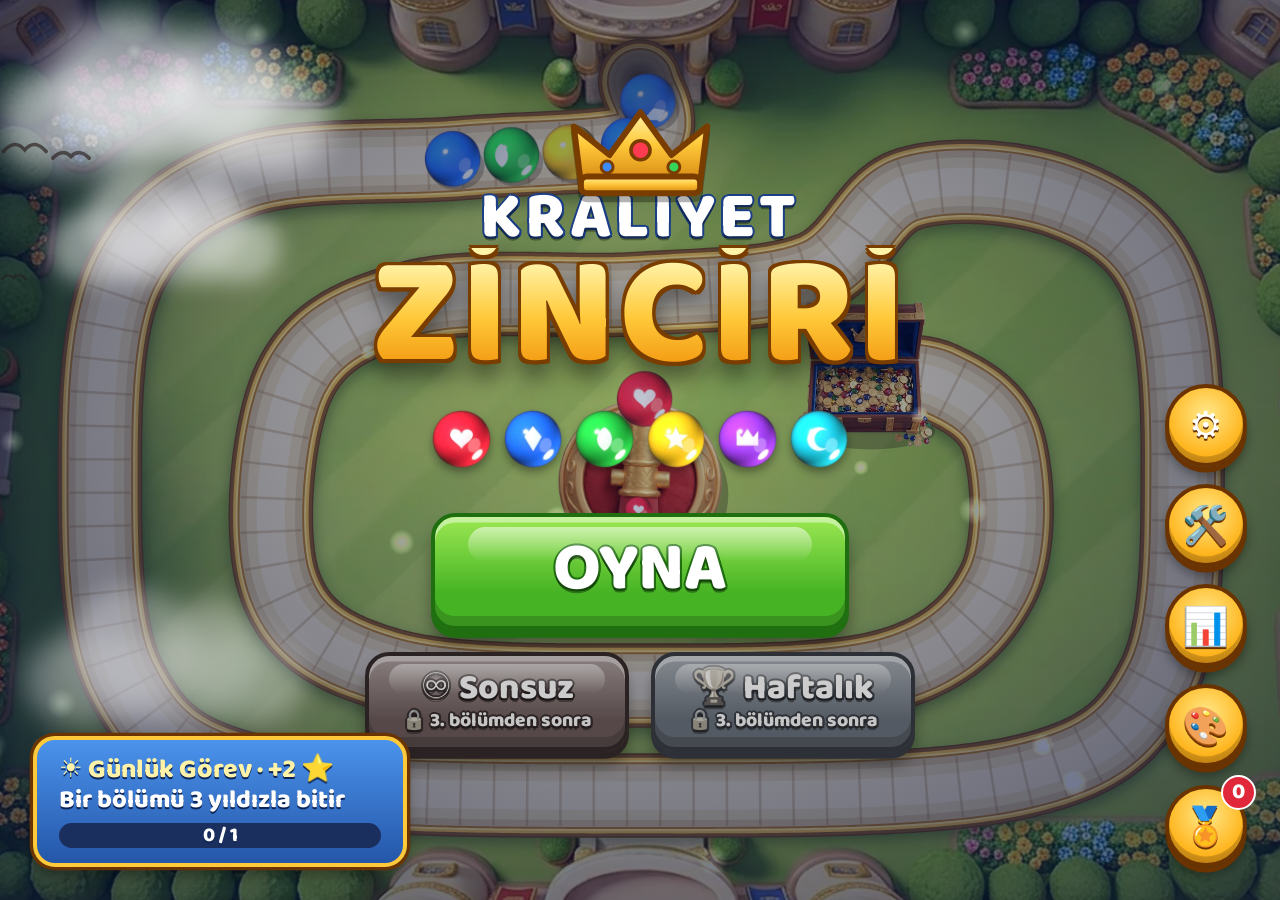
<file: index.html>
<!doctype html>
<html lang="tr">
<head>
  <meta charset="utf-8">
  <meta name="viewport" content="width=device-width, initial-scale=1, maximum-scale=1, user-scalable=no, viewport-fit=cover">
  <meta name="theme-color" content="#2456a8">
  <meta name="apple-mobile-web-app-capable" content="yes">
  <meta name="mobile-web-app-capable" content="yes">
  <meta name="description" content="Kraliyet Zinciri: tarayıcıda oynanan, Zuma tarzı mücevher atma oyunu.">
  <title>Kraliyet Zinciri</title>
  <link rel="stylesheet" href="css/style.css">
  <link rel="icon" href="assets/img/ball_purple.png">
  <link rel="manifest" href="manifest.webmanifest">
  <link rel="apple-touch-icon" href="assets/img/icon-192.png">
</head>
<body>
  <canvas id="game"></canvas>

  <div id="loading" class="screen show"><div class="spinner"></div></div>

  <!-- Ana menü -->
  <div id="menu" class="screen">
    <div class="menu-shade"></div>
    <div class="sky" aria-hidden="true">
      <div class="cloud c1"></div><div class="cloud c2"></div><div class="cloud c3"></div>
      <svg class="birds b1" viewBox="0 0 60 20"><path d="M2 10 Q9 2 15 9 Q21 2 28 10" /><path d="M32 14 Q38 8 43 13 Q48 8 54 14" /></svg>
      <svg class="birds b2" viewBox="0 0 60 20"><path d="M2 10 Q9 2 15 9 Q21 2 28 10" /></svg>
    </div>
    <div class="logo">
      <svg class="crown" viewBox="0 0 120 80" aria-hidden="true">
        <defs><linearGradient id="cg" x1="0" y1="0" x2="0" y2="1"><stop offset="0" stop-color="#fff3a8"/><stop offset=".45" stop-color="#ffc93a"/><stop offset="1" stop-color="#d4840f"/></linearGradient></defs>
        <path d="M10 66 L4 18 L34 42 L60 6 L86 42 L116 18 L110 66 Z" fill="url(#cg)" stroke="#7a3d00" stroke-width="5" stroke-linejoin="round"/>
        <rect x="10" y="60" width="100" height="14" rx="5" fill="url(#cg)" stroke="#7a3d00" stroke-width="5"/>
        <circle cx="60" cy="38" r="8" fill="#ff3b52" stroke="#7a3d00" stroke-width="3"/>
        <circle cx="32" cy="52" r="5" fill="#3d8bff" stroke="#7a3d00" stroke-width="2.5"/>
        <circle cx="88" cy="52" r="5" fill="#36d65a" stroke="#7a3d00" stroke-width="2.5"/>
      </svg>
      <div class="logo-top">KRALİYET</div>
      <div class="logo-main">ZİNCİRİ</div>
      <div class="ball-row">
        <img src="assets/img/ball_red.webp" alt=""><img src="assets/img/ball_blue.webp" alt=""><img src="assets/img/ball_green.webp" alt=""><img src="assets/img/ball_yellow.webp" alt=""><img src="assets/img/ball_purple.webp" alt=""><img src="assets/img/ball_cyan.webp" alt="">
      </div>
    </div>
    <div class="menu-buttons">
      <button class="btn btn-green btn-xl" data-act="play">OYNA</button>
      <div class="mode-row">
        <button class="btn btn-red btn-mode" data-act="survival" id="survBtn">♾️ Sonsuz<span class="lock-note">🔒 3. bölümden sonra</span></button>
        <button class="btn btn-blue btn-mode" data-act="weekly" id="weeklyBtn">🏆 Haftalık<span class="lock-note">🔒 3. bölümden sonra</span><span class="mode-sub" id="weeklyBest"></span></button>
      </div>
    </div>
    <div class="menu-corner left">
      <div class="daily" id="dailyCard"></div>
    </div>
    <div class="menu-corner right">
      <button class="round-btn" data-act="ach" aria-label="Başarımlar">🏅<span class="badge" id="achBadge">0</span></button>
      <button class="round-btn" data-act="skins" aria-label="Görünümler">🎨</button>
      <button class="round-btn" data-act="stats" aria-label="İstatistikler">📊</button>
      <button class="round-btn" data-act="editor" aria-label="Bölüm editörü">🛠️</button>
      <button class="round-btn" data-act="settings" aria-label="Ayarlar">⚙️</button>
    </div>
  </div>

  <!-- Dünya haritası -->
  <div id="map" class="screen">
    <div class="map-scroll" id="mapScroll"><div class="map-inner" id="mapInner"></div></div>
    <div class="map-top">
      <button class="round-btn" data-act="back" aria-label="Geri">◀</button>
      <div class="pill"><span class="star-ico"></span><span id="mapStars">0</span></div>
    </div>
  </div>

  <!-- Oyun içi üst bar -->
  <div id="hud" class="hud">
    <button class="round-btn" data-act="pause" aria-label="Duraklat"><span class="pause-ico"></span></button>
    <div class="pill level-pill"><span id="hudLevel">1</span></div>
    <div class="pill goal-pill" id="hudGoal" style="display:none"></div>
    <div class="progress">
      <div class="progress-fill" id="hudProg"></div>
      <div class="progress-shine"></div>
      <svg class="progress-crown" viewBox="0 0 120 80" aria-hidden="true"><path d="M10 66 L4 18 L34 42 L60 6 L86 42 L116 18 L110 66 Z" fill="#ffc93a" stroke="#7a3d00" stroke-width="7" stroke-linejoin="round"/></svg>
    </div>
    <div class="pill score-pill"><img src="assets/img/ball_yellow.webp" alt=""><span id="hudScore">0</span></div>
  </div>

  <!-- Pencere -->
  <div id="modal" class="screen modal">
    <div class="panel" id="modalPanel">
      <div class="ribbon"><span id="modalTitle">Başlık</span></div>
      <button class="round-btn close" id="modalClose" aria-label="Kapat">✕</button>
      <div class="stars" id="modalStars"><div class="star s1"></div><div class="star s2"></div><div class="star s3"></div></div>
      <div class="modal-body" id="modalBody"></div>
      <div class="modal-buttons" id="modalButtons"></div>
    </div>
  </div>

  <!-- Hikâye -->
  <div id="story" class="story">
    <div class="story-box" id="storyBox">
      <div class="story-portrait" id="storyPortrait">
        <img id="storyImg" src="assets/img/mascot.webp" alt="">
        <svg id="storyFallback" viewBox="0 0 120 80" aria-hidden="true"><path d="M10 66 L4 18 L34 42 L60 6 L86 42 L116 18 L110 66 Z" fill="#ffc93a" stroke="#7a3d00" stroke-width="6" stroke-linejoin="round"/><circle cx="60" cy="40" r="8" fill="#ff3b52" stroke="#7a3d00" stroke-width="3"/></svg>
      </div>
      <div class="story-name" id="storyName">Bilge Baykuş</div>
      <div class="story-text" id="storyText"></div>
      <button class="btn btn-green btn-sm" id="storyNext">Devam</button>
    </div>
  </div>

  <div id="toast" class="toast"></div>
  <div id="wipe" class="wipe"></div>

  <script src="js/levels.js"></script>
  <script src="js/save.js"></script>
  <script src="js/audio.js"></script>
  <script src="js/path.js"></script>
  <script src="js/game.js"></script>
  <script src="js/ui.js"></script>
  <script>
    if ('serviceWorker' in navigator && location.protocol.startsWith('http')) {
      navigator.serviceWorker.register('sw.js').catch(() => {});
    }
  </script>
</body>
</html>
</file>
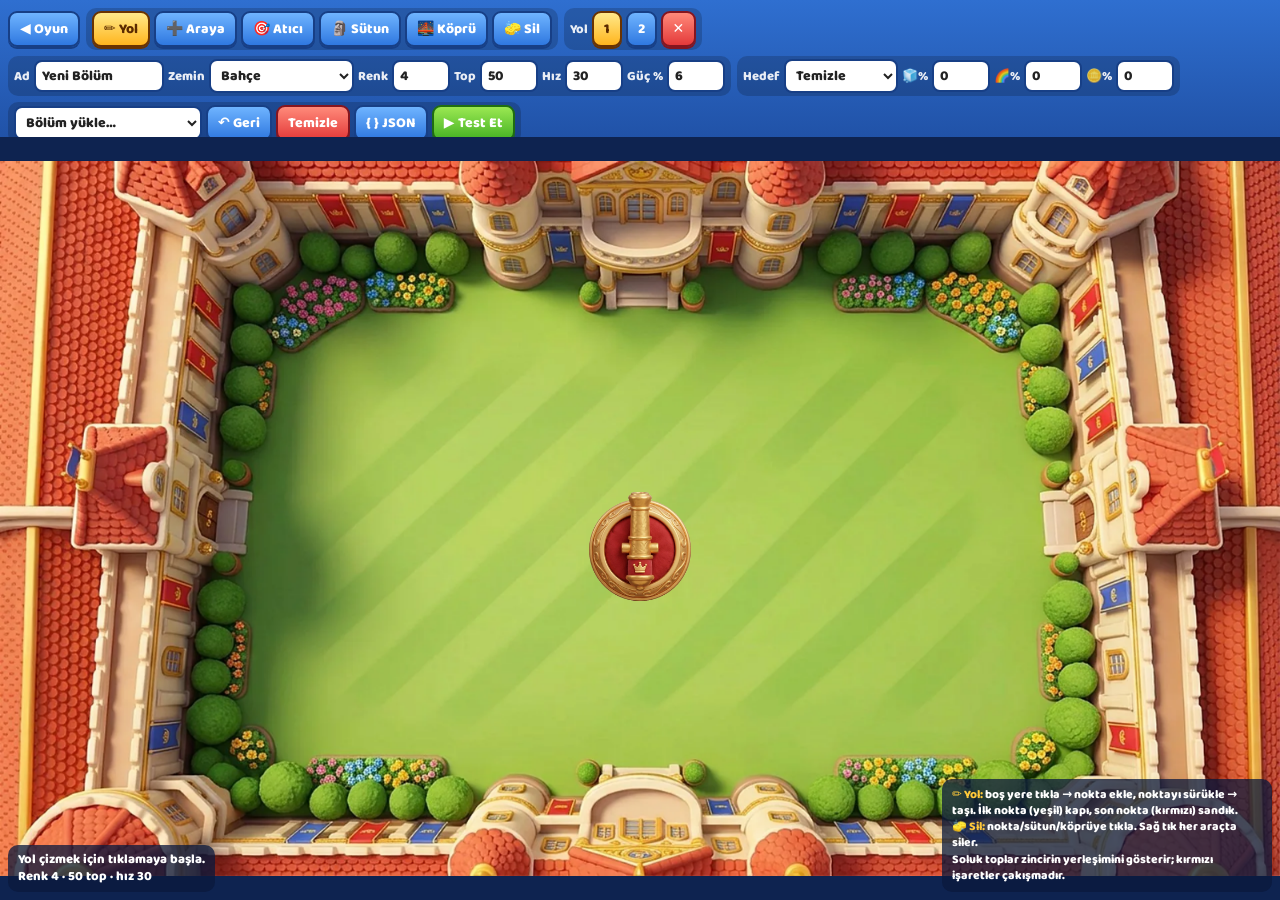
<file: editor.html>
<!doctype html>
<html lang="tr">
<head>
  <meta charset="utf-8">
  <meta name="viewport" content="width=device-width, initial-scale=1, maximum-scale=1, user-scalable=no">
  <title>Bölüm Editörü · Kraliyet Zinciri</title>
  <link rel="icon" href="assets/img/ball_purple.png">
  <style>
    @font-face { font-family: 'Baloo 2'; font-weight: 800; src: url(assets/fonts/baloo-2-latin-ext-800-normal.woff2) format('woff2'); unicode-range: U+0100-02BA; }
    @font-face { font-family: 'Baloo 2'; font-weight: 800; src: url(assets/fonts/baloo-2-latin-800-normal.woff2) format('woff2'); unicode-range: U+0000-00FF, U+0131, U+2000-206F; }
    :root { --bg: #14306a; --panel: #1f4fa3; --gold: #ffc93a; --brown: #6a3300; }
    * { box-sizing: border-box; }
    html, body { margin: 0; height: 100%; background: var(--bg); color: #fff; font-family: 'Baloo 2', system-ui, sans-serif; font-weight: 800; overflow: hidden; }
    .bar { display: flex; flex-wrap: wrap; gap: 6px; align-items: center; padding: 8px; background: linear-gradient(#2f6fd0, #1f4fa3); border-bottom: 3px solid var(--gold); }
    .bar .grp { display: flex; gap: 4px; align-items: center; padding: 3px 6px; background: rgba(0,0,0,.18); border-radius: 10px; }
    .bar label { font-size: 13px; opacity: .9; }
    button, select, input { font-family: inherit; font-weight: 800; font-size: 14px; }
    button { cursor: pointer; color: #fff; border: 2px solid #173f86; border-radius: 9px; padding: 5px 10px; background: linear-gradient(#6fb4ff, #2f78e0); box-shadow: 0 2px 0 #173f86; }
    button:active { transform: translateY(1px); }
    button.on { background: linear-gradient(#ffe98a, #ffb51e); color: #5a2a00; border-color: var(--brown); box-shadow: 0 2px 0 var(--brown); }
    button.green { background: linear-gradient(#9be852, #46b324); border-color: #1f6e10; box-shadow: 0 2px 0 #1f6e10; }
    button.red { background: linear-gradient(#ff8a7a, #e43a3a); border-color: #85151f; box-shadow: 0 2px 0 #85151f; }
    select, input { border-radius: 8px; border: 2px solid #173f86; padding: 3px 6px; background: #fff; color: #222; }
    input[type=number] { width: 58px; }
    input[type=text] { width: 130px; }
    #wrap { position: absolute; left: 0; right: 0; bottom: 0; }
    canvas { display: block; touch-action: none; }
    #info { position: absolute; left: 8px; bottom: 8px; padding: 6px 10px; border-radius: 10px; background: rgba(10,25,60,.75); font-size: 13px; pointer-events: none; line-height: 1.35; }
    #info .warn { color: #ff8a7a; }
    #help { position: absolute; right: 8px; bottom: 8px; max-width: 330px; padding: 8px 10px; border-radius: 10px; background: rgba(10,25,60,.75); font-size: 12px; line-height: 1.35; }
    #help b { color: var(--gold); }
    #toast { position: fixed; left: 50%; top: 70px; transform: translateX(-50%); background: #2f8f22; border: 2px solid var(--gold); padding: 6px 14px; border-radius: 999px; opacity: 0; transition: opacity .3s; pointer-events: none; }
    #toast.show { opacity: 1; }
    dialog { border: 3px solid var(--gold); border-radius: 14px; background: var(--panel); color: #fff; width: min(92vw, 640px); }
    dialog textarea { width: 100%; height: 50vh; font-family: monospace; font-size: 12px; }
    @media (max-width: 760px), (max-height: 520px) { #help { display: none; } .bar { gap: 4px; padding: 5px; } button, select, input { font-size: 12px; } .bar label { font-size: 11px; } }
  </style>
</head>
<body>
  <div class="bar" id="bar">
    <a href="index.html"><button>◀ Oyun</button></a>
    <div class="grp">
      <button data-tool="path" class="on" title="Tıkla: nokta ekle · Sürükle: taşı">✏️ Yol</button>
      <button data-tool="insert" title="Yolun üstüne tıkla: araya nokta ekle">➕ Araya</button>
      <button data-tool="shooter">🎯 Atıcı</button>
      <button data-tool="pillar">🗿 Sütun</button>
      <button data-tool="tunnel" title="Sürükleyerek köprü kutusu çiz">🌉 Köprü</button>
      <button data-tool="erase">🧽 Sil</button>
    </div>
    <div class="grp">
      <label>Yol</label>
      <button data-path="0" class="on">1</button><button data-path="1">2</button>
      <button id="delPath" class="red" title="Seçili yolu sil">✕</button>
    </div>
    <div class="grp">
      <label>Ad</label><input type="text" id="fName">
      <label>Zemin</label><select id="fBg"></select>
      <label>Renk</label><input type="number" id="fColors" min="3" max="6">
      <label>Top</label><input type="number" id="fCount" min="5" max="300">
      <label>Hız</label><input type="number" id="fSpeed" min="10" max="90">
      <label>Güç %</label><input type="number" id="fPw" min="0" max="30">
    </div>
    <div class="grp">
      <label>Hedef</label><select id="fGoal"><option value="clear">Temizle</option><option value="gold">Altın topla</option><option value="survive">Dayan (sn)</option><option value="boss">Patron (can)</option></select>
      <input type="number" id="fGoalN" min="1" max="999">
      <label>🧊%</label><input type="number" id="fIce" min="0" max="30">
      <label>🌈%</label><input type="number" id="fJoker" min="0" max="30">
      <label>🪙%</label><input type="number" id="fGold" min="0" max="30">
    </div>
    <div class="grp">
      <select id="fLoad"><option value="">Bölüm yükle…</option></select>
      <button id="undo">↶ Geri</button>
      <button id="clear" class="red">Temizle</button>
      <button id="json">{ } JSON</button>
      <button id="test" class="green">▶ Test Et</button>
    </div>
  </div>
  <div id="wrap"><canvas id="cv"></canvas><div id="info"></div>
    <div id="help"><b>✏️ Yol:</b> boş yere tıkla → nokta ekle, noktayı sürükle → taşı. İlk nokta (yeşil) kapı, son nokta (kırmızı) sandık.<br>
      <b>🧽 Sil:</b> nokta/sütun/köprüye tıkla. Sağ tık her araçta siler.<br>
      Soluk toplar zincirin yerleşimini gösterir; kırmızı işaretler çakışmadır.</div>
  </div>
  <div id="toast"></div>
  <dialog id="dlg">
    <p>Bölüm JSON'u. Kopyalayıp <code>js/levels.js</code> içindeki <code>LEVELS</code> listesine ekleyebilir ya da başka JSON yapıştırıp yükleyebilirsin.</p>
    <textarea id="jsonText"></textarea>
    <p><button id="jsonCopy">Kopyala</button> <button id="jsonLoad" class="green">Yapıştırılanı Yükle</button> <button id="jsonClose" class="red">Kapat</button></p>
  </dialog>
  <script src="js/levels.js"></script>
  <script src="js/path.js"></script>
  <script src="js/editor.js"></script>
</body>
</html>
</file>
<file: css/style.css>
@font-face {
  font-family: 'Baloo 2'; font-style: normal; font-weight: 800; font-display: swap;
  src: url(../assets/fonts/baloo-2-latin-ext-800-normal.woff2) format('woff2');
  unicode-range: U+0100-02BA, U+02BD-02C5, U+02C7-02CC, U+02CE-02D7, U+02DD-02FF, U+0304, U+0308, U+0329, U+1D00-1DBF, U+1E00-1E9F, U+1EF2-1EFF, U+2020, U+20A0-20AB, U+20AD-20C0, U+2113, U+2C60-2C7F, U+A720-A7FF;
}
@font-face {
  font-family: 'Baloo 2'; font-style: normal; font-weight: 800; font-display: swap;
  src: url(../assets/fonts/baloo-2-latin-800-normal.woff2) format('woff2');
  unicode-range: U+0000-00FF, U+0131, U+0152-0153, U+02BB-02BC, U+02C6, U+02DA, U+02DC, U+0304, U+0308, U+0329, U+2000-206F, U+20AC, U+2122, U+2191, U+2193, U+2212, U+2215, U+FEFF, U+FFFD;
}
:root {
  --gold-1: #fff3a8;
  --gold-2: #ffc93a;
  --gold-3: #d4840f;
  --brown: #6a3300;
  --blue-1: #4a95f0;
  --blue-2: #2456a8;
  --blue-3: #163a78;
  --green-1: #9be852;
  --green-2: #46b324;
  --green-3: #1f6e10;
  --red-1: #ff6a6a;
  --red-2: #e0283a;
  --red-3: #8a1020;
  --u: min(1vw, 1.42vh, 11px);     /* yatay ekranda ölçü birimi */
}
body.portrait { --u: min(1.6vw, 1vh, 11px); }

* { box-sizing: border-box; -webkit-tap-highlight-color: transparent; }
html, body {
  margin: 0; height: 100%; overflow: hidden;
  background: #c4573b;
  font-family: 'Baloo 2', 'Trebuchet MS', system-ui, sans-serif; font-weight: 800;
  color: #fff;
  user-select: none; -webkit-user-select: none;
  touch-action: none;
  overscroll-behavior: none;
}
canvas#game { position: fixed; inset: 0; display: block; touch-action: none; }

/* ---------- ortak metin konturu ---------- */
.outline, .btn, .ribbon span, .logo-top, .logo-main, .pill, .level-card .num, .level-card .name, .modal-body {
  text-shadow:
    0 calc(var(--u) * .35) 0 rgba(0,0,0,.35),
    2px 0 0 var(--tc, #3a1d00), -2px 0 0 var(--tc, #3a1d00), 0 2px 0 var(--tc, #3a1d00), 0 -2px 0 var(--tc, #3a1d00),
    1.5px 1.5px 0 var(--tc, #3a1d00), -1.5px -1.5px 0 var(--tc, #3a1d00), 1.5px -1.5px 0 var(--tc, #3a1d00), -1.5px 1.5px 0 var(--tc, #3a1d00);
}

/* ---------- ekranlar ---------- */
.screen {
  position: fixed; inset: 0; display: none;
  align-items: center; justify-content: center; flex-direction: column;
  z-index: 10;
}
.screen.show { display: flex; animation: fadeIn .25s ease-out; }
@keyframes fadeIn { from { opacity: 0 } to { opacity: 1 } }

#loading { background: radial-gradient(circle at 50% 40%, #3d7fe0, #163a78); z-index: 50; }
.spinner {
  width: 54px; height: 54px; border-radius: 50%;
  border: 7px solid rgba(255,255,255,.25); border-top-color: var(--gold-2);
  animation: spin .8s linear infinite;
}
@keyframes spin { to { transform: rotate(360deg) } }

/* ---------- menü ---------- */
.menu-shade {
  position: absolute; inset: 0;
  background: radial-gradient(ellipse at 50% 45%, rgba(10,30,80,.25), rgba(10,20,60,.7));
}
.logo { position: relative; text-align: center; line-height: .9; margin-top: calc(var(--u) * -4); }
.crown {
  width: calc(var(--u) * 13); display: block; margin: 0 auto calc(var(--u) * -1);
  filter: drop-shadow(0 calc(var(--u) * .6) 0 rgba(0,0,0,.3));
  animation: crownBob 2.6s ease-in-out infinite;
}
@keyframes crownBob { 50% { transform: translateY(calc(var(--u) * -.8)) rotate(-3deg) } }
.logo-top {
  font-size: calc(var(--u) * 6); letter-spacing: .06em; color: #fff;
  --tc: #1b3f86;
}
.logo-main {
  font-size: calc(var(--u) * 14); letter-spacing: .02em;
  background: linear-gradient(180deg, var(--gold-1) 10%, var(--gold-2) 50%, #f39a12 85%);
  -webkit-background-clip: text; background-clip: text; color: transparent;
  text-shadow: none;
  filter: drop-shadow(0 4px 0 #7a3d00) drop-shadow(3px 0 0 #7a3d00) drop-shadow(-3px 0 0 #7a3d00) drop-shadow(0 -3px 0 #7a3d00) drop-shadow(0 calc(var(--u) * 1.2) calc(var(--u) * 1) rgba(0,0,0,.45));
}
.ball-row { display: flex; justify-content: center; gap: calc(var(--u) * 1); margin-top: calc(var(--u) * 2); }
.ball-row img {
  width: calc(var(--u) * 5.5); height: calc(var(--u) * 5.5);
  filter: drop-shadow(0 calc(var(--u) * .5) calc(var(--u) * .4) rgba(0,0,0,.35));
  animation: bob 1.6s ease-in-out infinite;
}
.ball-row img:nth-child(2) { animation-delay: .12s } .ball-row img:nth-child(3) { animation-delay: .24s }
.ball-row img:nth-child(4) { animation-delay: .36s } .ball-row img:nth-child(5) { animation-delay: .48s }
.ball-row img:nth-child(6) { animation-delay: .6s }
@keyframes bob { 50% { transform: translateY(calc(var(--u) * -1.4)) } }
.menu-buttons { position: relative; display: flex; flex-direction: column; align-items: center; gap: calc(var(--u) * 2); margin-top: calc(var(--u) * 4); }
.corner { position: absolute !important; right: calc(var(--u) * 3); bottom: calc(var(--u) * 3); }

/* ---------- butonlar ---------- */
.btn {
  --c1: var(--green-1); --c2: var(--green-2); --c3: var(--green-3); --tc: var(--c3);
  position: relative; font-family: inherit; color: #fff; cursor: pointer;
  font-size: calc(var(--u) * 4); line-height: 1;
  padding: calc(var(--u) * 1.6) calc(var(--u) * 5) calc(var(--u) * 2.1);
  min-width: calc(var(--u) * 30);
  border: calc(var(--u) * .45) solid var(--c3);
  border-radius: calc(var(--u) * 2.2);
  background: linear-gradient(180deg, var(--c1) 0%, var(--c2) 70%);
  box-shadow:
    inset 0 calc(var(--u) * -.9) 0 rgba(0,0,0,.18),
    inset 0 calc(var(--u) * .5) 0 rgba(255,255,255,.45),
    0 calc(var(--u) * .7) 0 var(--c3),
    0 calc(var(--u) * 1.3) calc(var(--u) * 1.4) rgba(0,0,0,.35);
  transition: transform .08s, box-shadow .08s, filter .15s;
}
.btn::before {
  content: ''; position: absolute; left: 8%; right: 8%; top: 9%; height: 32%;
  border-radius: 999px; background: linear-gradient(rgba(255,255,255,.55), rgba(255,255,255,0));
  pointer-events: none;
}
.btn:hover { filter: brightness(1.07); }
.btn:active { transform: translateY(calc(var(--u) * .55)); box-shadow: inset 0 calc(var(--u) * -.9) 0 rgba(0,0,0,.18), inset 0 calc(var(--u) * .5) 0 rgba(255,255,255,.45), 0 calc(var(--u) * .15) 0 var(--c3), 0 calc(var(--u) * .5) calc(var(--u) * .8) rgba(0,0,0,.3); }
.btn-xl { font-size: calc(var(--u) * 6.2); min-width: calc(var(--u) * 38); animation: pulse 1.6s ease-in-out infinite; }
@keyframes pulse { 50% { transform: scale(1.045) } }
.btn-blue { --c1: #6fb4ff; --c2: #2f78e0; --c3: #173f86; }
.btn-red { --c1: #ff8a7a; --c2: #e43a3a; --c3: #85151f; }
.btn-gold { --c1: #ffe98a; --c2: #ffb51e; --c3: #8a4a00; }
.btn-sm { font-size: calc(var(--u) * 3); min-width: calc(var(--u) * 22); padding: calc(var(--u) * 1.3) calc(var(--u) * 3) calc(var(--u) * 1.7); }

.round-btn {
  position: relative; width: calc(var(--u) * 7.5); height: calc(var(--u) * 7.5); min-width: 40px; min-height: 40px;
  border-radius: 50%; cursor: pointer; font-family: inherit; color: #fff; font-size: calc(var(--u) * 3.4);
  border: calc(var(--u) * .45) solid var(--brown);
  background: radial-gradient(circle at 50% 35%, #ffe98a, #ffb51e 65%, #d4840f);
  box-shadow: inset 0 calc(var(--u) * -.6) 0 rgba(0,0,0,.18), 0 calc(var(--u) * .5) 0 var(--brown), 0 calc(var(--u) * .9) calc(var(--u) * 1) rgba(0,0,0,.35);
  display: grid; place-items: center;
  text-shadow: 0 2px 0 var(--brown);
}
.round-btn:active { transform: translateY(calc(var(--u) * .35)); }
.pause-ico { width: 40%; height: 42%; background: linear-gradient(90deg, #fff 0 34%, transparent 34% 66%, #fff 66%); border-radius: 2px; filter: drop-shadow(0 2px 0 var(--brown)); }
.sound-btn::after { content: '🔊'; font-size: calc(var(--u) * 3.2); }
.sound-btn.off::after { content: '🔇'; }

/* ---------- panel ---------- */
.panel {
  position: relative;
  width: min(92vw, calc(var(--u) * 62));
  padding: calc(var(--u) * 7.5) calc(var(--u) * 4) calc(var(--u) * 4);
  border-radius: calc(var(--u) * 3.5);
  background:
    radial-gradient(ellipse at 50% 0%, rgba(255,255,255,.18), rgba(255,255,255,0) 60%),
    linear-gradient(180deg, #4b93ec 0%, #2a62bf 60%, #1f4fa3 100%);
  border: calc(var(--u) * .7) solid var(--gold-2);
  box-shadow:
    0 0 0 calc(var(--u) * .45) var(--brown),
    inset 0 0 0 calc(var(--u) * .45) rgba(255,255,255,.25),
    inset 0 calc(var(--u) * -1.2) 0 rgba(0,0,0,.18),
    0 calc(var(--u) * 2) calc(var(--u) * 4) rgba(0,0,0,.5);
  animation: popIn .38s cubic-bezier(.2, 1.5, .4, 1);
}
.panel-wide { width: min(95vw, calc(var(--u) * 92)); }
@keyframes popIn { from { transform: scale(.6); opacity: 0 } to { transform: scale(1); opacity: 1 } }
#levels, .modal { background: rgba(8, 20, 50, .55); }
.ribbon {
  position: absolute; left: 50%; top: 0; transform: translate(-50%, -45%);
  padding: calc(var(--u) * 1.4) calc(var(--u) * 8) calc(var(--u) * 1.8);
  background: linear-gradient(180deg, var(--red-1), var(--red-2) 60%, #b81c2c);
  border: calc(var(--u) * .5) solid var(--red-3);
  border-radius: calc(var(--u) * 1.4);
  box-shadow: inset 0 calc(var(--u) * .5) 0 rgba(255,255,255,.35), 0 calc(var(--u) * .7) 0 var(--red-3), 0 calc(var(--u) * 1.2) calc(var(--u) * 1.4) rgba(0,0,0,.35);
  white-space: nowrap;
}
.ribbon::before, .ribbon::after {
  content: ''; position: absolute; top: 28%; width: calc(var(--u) * 5); height: 78%;
  background: linear-gradient(180deg, #c42232, #8a1020); border: calc(var(--u) * .5) solid var(--red-3);
  z-index: -1;
}
.ribbon::before { left: calc(var(--u) * -3.2); clip-path: polygon(0 0, 100% 0, 100% 100%, 0 100%, 35% 50%); }
.ribbon::after { right: calc(var(--u) * -3.2); clip-path: polygon(0 0, 100% 0, 65% 50%, 100% 100%, 0 100%); }
.ribbon span { font-size: calc(var(--u) * 5); --tc: var(--red-3); display: block; }
.close { position: absolute !important; right: calc(var(--u) * -2.2); top: calc(var(--u) * -2.2); background: radial-gradient(circle at 50% 35%, #ff9a8a, #e43a3a 65%, #a01828); border-color: var(--red-3); box-shadow: 0 calc(var(--u) * .5) 0 var(--red-3), 0 calc(var(--u) * .9) calc(var(--u) * 1) rgba(0,0,0,.35); }

/* ---------- bölüm kartları ---------- */
.level-grid { display: grid; grid-template-columns: repeat(5, 1fr); gap: calc(var(--u) * 2.2); }
.level-card {
  position: relative; cursor: pointer; border: none; padding: 0; font-family: inherit; color: #fff;
  aspect-ratio: 3 / 4; border-radius: calc(var(--u) * 2.2); overflow: hidden;
  background-size: 190% auto; background-position: center;
  box-shadow: 0 0 0 calc(var(--u) * .5) var(--gold-2), 0 0 0 calc(var(--u) * .9) var(--brown), 0 calc(var(--u) * 1.1) calc(var(--u) * 1.4) rgba(0,0,0,.4);
  transition: transform .12s;
}
.level-card:hover { transform: translateY(calc(var(--u) * -.6)); }
.level-card:active { transform: scale(.96); }
.level-card::after { content: ''; position: absolute; inset: 0; background: linear-gradient(180deg, rgba(0,0,0,0) 35%, rgba(10,25,70,.8)); }
.level-card .num {
  position: absolute; z-index: 1; left: 50%; top: 18%; transform: translateX(-50%);
  width: calc(var(--u) * 8.5); height: calc(var(--u) * 8.5); border-radius: 50%;
  display: grid; place-items: center; font-size: calc(var(--u) * 4.4); --tc: var(--brown);
  background: radial-gradient(circle at 50% 35%, #fff3a8, #ffc93a 60%, #d4840f);
  border: calc(var(--u) * .45) solid var(--brown);
  box-shadow: 0 calc(var(--u) * .5) 0 var(--brown);
}
.level-card .name { position: absolute; z-index: 1; left: 4%; right: 4%; bottom: 24%; font-size: calc(var(--u) * 2.4); text-align: center; --tc: #0d2556; line-height: 1.05; }
.level-card .mini-stars { position: absolute; z-index: 1; left: 0; right: 0; bottom: 7%; display: flex; justify-content: center; gap: calc(var(--u) * .4); }
.mini-star { width: calc(var(--u) * 3.6); height: calc(var(--u) * 3.6); clip-path: polygon(50% 0, 61% 35%, 98% 35%, 68% 57%, 79% 91%, 50% 70%, 21% 91%, 32% 57%, 2% 35%, 39% 35%); background: rgba(0,0,0,.45); }
.mini-star.on { background: linear-gradient(#fff3a8, #ffc93a 55%, #e08a0c); }
.level-card.locked { cursor: default; filter: grayscale(.85) brightness(.7); }
.level-card.locked .num { background: radial-gradient(circle at 50% 35%, #ddd, #999 60%, #666); font-size: calc(var(--u) * 3.6); }

/* ---------- HUD ---------- */
.hud {
  position: fixed; left: 0; right: 0; top: 0; z-index: 5;
  display: none; align-items: center; gap: calc(var(--u) * 1.6);
  padding: max(env(safe-area-inset-top), calc(var(--u) * 1.6)) calc(var(--u) * 2) 0;
  pointer-events: none;
}
.hud.show { display: flex; }
.hud > * { pointer-events: auto; }
.pill {
  height: calc(var(--u) * 6); min-height: 32px; display: flex; align-items: center; gap: calc(var(--u) * .8);
  padding: 0 calc(var(--u) * 2.2); border-radius: 999px; font-size: calc(var(--u) * 3); --tc: #0d2556;
  background: linear-gradient(180deg, #4b93ec, #2456a8);
  border: calc(var(--u) * .4) solid var(--gold-2);
  box-shadow: 0 0 0 calc(var(--u) * .3) var(--brown), 0 calc(var(--u) * .6) calc(var(--u) * .8) rgba(0,0,0,.35);
  white-space: nowrap;
}
.score-pill { margin-left: auto; min-width: calc(var(--u) * 17); justify-content: flex-end; }
.score-pill img { width: calc(var(--u) * 4); height: calc(var(--u) * 4); margin-right: auto; margin-left: calc(var(--u) * -1.2); }
.progress {
  position: relative; flex: 0 1 calc(var(--u) * 40); height: calc(var(--u) * 4); min-height: 20px; margin: 0 auto;
  border-radius: 999px; background: #1b2f5e;
  border: calc(var(--u) * .4) solid var(--gold-2);
  box-shadow: 0 0 0 calc(var(--u) * .3) var(--brown), inset 0 calc(var(--u) * .6) 0 rgba(0,0,0,.35);
}
.progress-fill {
  position: absolute; left: 0; top: 0; bottom: 0; width: 0%;
  border-radius: 999px; background: linear-gradient(180deg, #b6ff6a, #46c21f 60%, #2b8f10);
  transition: width .3s;
}
.progress-shine { position: absolute; left: 3%; right: 3%; top: 12%; height: 30%; border-radius: 999px; background: rgba(255,255,255,.3); }
.progress-crown { position: absolute; right: calc(var(--u) * -2.5); top: 50%; width: calc(var(--u) * 6.5); transform: translateY(-58%); filter: drop-shadow(0 2px 0 rgba(0,0,0,.3)); }
.hud.danger .progress { animation: dangerPulse .6s ease-in-out infinite; }
@keyframes dangerPulse { 50% { box-shadow: 0 0 0 calc(var(--u) * .3) var(--brown), 0 0 calc(var(--u) * 2.5) #ff2a2a; } }

/* ---------- pencere ---------- */
.stars { display: flex; justify-content: center; align-items: flex-end; gap: calc(var(--u) * 1); margin: calc(var(--u) * -1) 0 calc(var(--u) * 1.5); }
.stars.hidden { display: none; }
.star {
  width: calc(var(--u) * 9); height: calc(var(--u) * 9);
  clip-path: polygon(50% 0, 61% 35%, 98% 35%, 68% 57%, 79% 91%, 50% 70%, 21% 91%, 32% 57%, 2% 35%, 39% 35%);
  background: #183c7c; transform: scale(.9);
}
.star.s2 { width: calc(var(--u) * 11.5); height: calc(var(--u) * 11.5); }
.star.on { background: radial-gradient(circle at 50% 40%, #fff7c0, #ffcf3a 50%, #e8890a); animation: starPop .45s cubic-bezier(.2, 1.8, .4, 1) both; }
@keyframes starPop { from { transform: scale(0) rotate(-40deg) } to { transform: scale(1) rotate(0) } }
.modal-body { text-align: center; font-size: calc(var(--u) * 3.4); --tc: #0d2556; line-height: 1.25; margin-bottom: calc(var(--u) * 3); }
.modal-body .big { font-size: calc(var(--u) * 6.2); color: var(--gold-1); --tc: var(--brown); display: block; }
.modal-body .sub { font-size: calc(var(--u) * 2.6); opacity: .92; }
.modal-buttons { display: flex; flex-direction: column; align-items: center; gap: calc(var(--u) * 2); }
.modal-buttons .row { display: flex; gap: calc(var(--u) * 2); justify-content: center; align-items: center; }

/* ---------- dikey ekran ---------- */
body.portrait .btn { min-width: calc(var(--u) * 46); }
body.portrait .btn-sm { min-width: calc(var(--u) * 26); }
body.portrait .btn-xl { min-width: calc(var(--u) * 56); }
body.portrait .panel { width: 92vw; }
body.portrait .level-grid { grid-template-columns: repeat(3, 1fr); }
body.portrait .progress { flex-basis: calc(var(--u) * 30); }

/* ================= v2 eklemeleri ================= */
.modal-body { max-height: calc(100vh - var(--u) * 34); overflow-y: auto; overflow-x: hidden; }
body.portrait .modal-body { max-height: calc(100vh - var(--u) * 50); }
#modalClose { display: none; }
#modalClose.show { display: grid; }
.round-btn { font-family: system-ui, "Apple Color Emoji", "Segoe UI Emoji", sans-serif; }
.round-btn[data-act="back"] { font-family: inherit; }

/* menü köşeleri */
.menu-corner { position: absolute; bottom: max(env(safe-area-inset-bottom), calc(var(--u) * 3)); display: flex; gap: calc(var(--u) * 1.6); align-items: flex-end; }
.menu-corner.left { left: calc(var(--u) * 3); }
.menu-corner.right { right: calc(var(--u) * 3); }

/* günlük görev kartı */
.daily {
  width: calc(var(--u) * 34); max-width: 46vw; padding: calc(var(--u) * 1.4) calc(var(--u) * 2);
  border-radius: calc(var(--u) * 2); background: linear-gradient(180deg, #4b93ec, #2456a8);
  border: calc(var(--u) * .45) solid var(--gold-2); box-shadow: 0 0 0 calc(var(--u) * .3) var(--brown), 0 calc(var(--u) * .8) calc(var(--u) * 1.2) rgba(0,0,0,.35);
  font-size: calc(var(--u) * 2.3); line-height: 1.15; text-shadow: 0 2px 0 #0d2556;
}
.daily .dt { color: var(--gold-1); font-size: 1.05em; }
.daily .bar { margin-top: calc(var(--u) * .8); height: calc(var(--u) * 2.2); border-radius: 999px; background: #1b2f5e; overflow: hidden; position: relative; }
.daily .bar i { position: absolute; left: 0; top: 0; bottom: 0; background: linear-gradient(#b6ff6a, #46c21f); border-radius: 999px; }
.daily .bar b { position: absolute; inset: 0; display: grid; place-items: center; font-size: .8em; font-weight: 800; }
.daily.done { background: linear-gradient(180deg, #5cc94a, #2f8f22); }
body.portrait .menu-corner.left { left: 50%; transform: translateX(-50%); bottom: calc(var(--u) * 14); }
body.portrait .daily { width: 80vw; max-width: none; }

/* harita */
#map { background: #c4573b; }
.map-scroll { position: absolute; inset: 0; overflow-y: auto; overflow-x: hidden; -webkit-overflow-scrolling: touch; touch-action: pan-y; }
.map-inner { position: relative; width: 100%; }
.map-band { position: absolute; left: 0; right: 0; background-size: cover; background-position: center; }
.map-band::after { content: ''; position: absolute; inset: 0; background: linear-gradient(180deg, rgba(0,0,0,.25), rgba(0,0,0,.05) 40%, rgba(0,0,0,.25)); }
.map-band-title {
  position: absolute; z-index: 2; left: 50%; transform: translateX(-50%); top: calc(var(--u) * 2);
  padding: calc(var(--u) * .8) calc(var(--u) * 4) calc(var(--u) * 1.1); white-space: nowrap;
  background: linear-gradient(180deg, var(--red-1), var(--red-2) 60%, #b81c2c); border: calc(var(--u) * .45) solid var(--red-3);
  border-radius: calc(var(--u) * 1.2); font-size: calc(var(--u) * 3.4); text-shadow: 0 2px 0 var(--red-3);
  box-shadow: 0 calc(var(--u) * .6) 0 var(--red-3), 0 calc(var(--u) * 1) calc(var(--u) * 1.4) rgba(0,0,0,.35);
}
.map-svg { position: absolute; left: 0; top: 0; z-index: 3; pointer-events: none; }
.node {
  position: absolute; z-index: 4; transform: translate(-50%, -50%); cursor: pointer; font-family: inherit; color: #fff;
  width: calc(var(--u) * 10); height: calc(var(--u) * 10); min-width: 52px; min-height: 52px; border-radius: 50%;
  font-size: calc(var(--u) * 4.4); text-shadow: 0 2px 0 var(--brown), 1.5px 0 0 var(--brown), -1.5px 0 0 var(--brown), 0 -1.5px 0 var(--brown);
  background: radial-gradient(circle at 50% 35%, #fff3a8, #ffc93a 60%, #d4840f);
  border: calc(var(--u) * .5) solid var(--brown);
  box-shadow: 0 calc(var(--u) * .7) 0 var(--brown), 0 calc(var(--u) * 1.2) calc(var(--u) * 1.4) rgba(0,0,0,.45);
  display: grid; place-items: center; padding: 0;
}
.node.done { background: radial-gradient(circle at 50% 35%, #c6ff8a, #5fd23a 60%, #2e8f18); border-color: #1f5a10; box-shadow: 0 calc(var(--u) * .7) 0 #1f5a10, 0 calc(var(--u) * 1.2) calc(var(--u) * 1.4) rgba(0,0,0,.45); }
.node.locked { background: radial-gradient(circle at 50% 35%, #ddd, #999 60%, #666); border-color: #444; box-shadow: 0 calc(var(--u) * .7) 0 #444; cursor: default; font-size: calc(var(--u) * 3.4); }
.node.current { animation: nodePulse 1.2s ease-in-out infinite; }
@keyframes nodePulse { 50% { transform: translate(-50%, -50%) scale(1.12); } }
.node .nstars { position: absolute; top: 92%; left: 50%; transform: translateX(-50%); display: flex; gap: 1px; }
.node .nstars i { width: calc(var(--u) * 2.8); height: calc(var(--u) * 2.8); min-width: 14px; min-height: 14px; clip-path: polygon(50% 0, 61% 35%, 98% 35%, 68% 57%, 79% 91%, 50% 70%, 21% 91%, 32% 57%, 2% 35%, 39% 35%); background: rgba(0,0,0,.5); }
.node .nstars i.on { background: linear-gradient(#fff3a8, #ffc93a 55%, #e08a0c); }
.node .nname { position: absolute; top: 50%; transform: translateY(-50%); white-space: nowrap; font-size: calc(var(--u) * 2.4); padding: .1em .6em; border-radius: 999px; background: rgba(13,37,86,.75); text-shadow: none; }
.node .nname.r { left: 118%; } .node .nname.l { right: 118%; }
.map-avatar { position: absolute; z-index: 5; width: calc(var(--u) * 8); min-width: 40px; transform: translate(-50%, -100%); animation: avBob 1s ease-in-out infinite; pointer-events: none; filter: drop-shadow(0 4px 4px rgba(0,0,0,.4)); }
@keyframes avBob { 50% { transform: translate(-50%, -115%); } }
.map-top { position: fixed; z-index: 6; top: max(env(safe-area-inset-top), calc(var(--u) * 2)); left: calc(var(--u) * 2); right: calc(var(--u) * 2); display: flex; justify-content: space-between; align-items: center; pointer-events: none; }
.map-top > * { pointer-events: auto; }
.star-ico { width: calc(var(--u) * 3.4); height: calc(var(--u) * 3.4); min-width: 18px; min-height: 18px; display: inline-block; clip-path: polygon(50% 0, 61% 35%, 98% 35%, 68% 57%, 79% 91%, 50% 70%, 21% 91%, 32% 57%, 2% 35%, 39% 35%); background: linear-gradient(#fff3a8, #ffc93a 55%, #e08a0c); }
.map-end { position: absolute; z-index: 4; left: 50%; transform: translateX(-50%); }

/* ayarlar */
.set-list { display: flex; flex-direction: column; gap: calc(var(--u) * 1.2); text-align: left; }
.set-row { display: flex; align-items: center; justify-content: space-between; gap: calc(var(--u) * 2); padding: calc(var(--u) * .9) calc(var(--u) * 1.6); border-radius: calc(var(--u) * 1.4); background: rgba(13,37,86,.35); font-size: calc(var(--u) * 2.8); }
.set-row small { display: block; font-size: .7em; opacity: .85; }
.switch { position: relative; flex: none; width: calc(var(--u) * 9); height: calc(var(--u) * 4.6); min-width: 46px; min-height: 24px; border-radius: 999px; border: calc(var(--u) * .35) solid var(--brown); background: #6b7a99; cursor: pointer; transition: background .2s; padding: 0; }
.switch::after { content: ''; position: absolute; top: 8%; left: 5%; width: 42%; height: 84%; border-radius: 50%; background: radial-gradient(circle at 50% 35%, #fff, #ddd); box-shadow: 0 2px 0 rgba(0,0,0,.3); transition: left .2s; }
.switch.on { background: linear-gradient(#9be852, #46b324); }
.switch.on::after { left: 53%; }
.seg { display: flex; border-radius: 999px; overflow: hidden; border: calc(var(--u) * .35) solid var(--brown); flex: none; }
.seg button { font-family: inherit; font-size: calc(var(--u) * 2.3); color: #fff; padding: calc(var(--u) * .7) calc(var(--u) * 1.5); border: none; background: #6b7a99; cursor: pointer; }
.seg button.on { background: linear-gradient(#ffe98a, #ffb51e); color: #5a2a00; }

/* görünümler */
.skin-grid { display: grid; grid-template-columns: repeat(2, 1fr); gap: calc(var(--u) * 2); }
.skin-card { position: relative; cursor: pointer; font-family: inherit; color: #fff; border: calc(var(--u) * .45) solid var(--brown); border-radius: calc(var(--u) * 2); padding: calc(var(--u) * 1.6) calc(var(--u) * 1); background: rgba(13,37,86,.45); font-size: calc(var(--u) * 2.8); }
.skin-card.sel { background: linear-gradient(#5cc94a, #2f8f22); border-color: #1f5a10; }
.skin-card.locked { filter: grayscale(.7); cursor: default; }
.skin-balls { display: flex; justify-content: center; margin-bottom: calc(var(--u) * .8); }
.skin-balls span { position: relative; width: calc(var(--u) * 6); height: calc(var(--u) * 6); margin: 0 calc(var(--u) * -.4); }
.skin-balls img { position: absolute; inset: 0; width: 100%; height: 100%; }
.skin-card .req { display: inline-flex; align-items: center; gap: .3em; font-size: .85em; }

/* istatistik */
.stat-grid { display: grid; grid-template-columns: repeat(2, 1fr); gap: calc(var(--u) * 1.2); }
.stat { padding: calc(var(--u) * 1.2); border-radius: calc(var(--u) * 1.4); background: rgba(13,37,86,.4); font-size: calc(var(--u) * 2.3); text-align: center; }
.stat b { display: block; font-size: 1.8em; color: var(--gold-1); text-shadow: 0 2px 0 var(--brown); }

/* hikâye */
.story { position: fixed; inset: 0; z-index: 40; display: none; align-items: flex-end; justify-content: center; background: rgba(8,20,50,.45); padding-bottom: max(env(safe-area-inset-bottom), calc(var(--u) * 3)); }
.story.show { display: flex; animation: fadeIn .25s; }
.story-box {
  position: relative; width: min(94vw, calc(var(--u) * 80)); min-height: calc(var(--u) * 20);
  padding: calc(var(--u) * 3) calc(var(--u) * 3) calc(var(--u) * 3) calc(var(--u) * 22);
  background: linear-gradient(180deg, #fff8e6, #f3e3bd); color: #4a2a08; border-radius: calc(var(--u) * 3);
  border: calc(var(--u) * .7) solid var(--gold-2); box-shadow: 0 0 0 calc(var(--u) * .45) var(--brown), 0 calc(var(--u) * 2) calc(var(--u) * 4) rgba(0,0,0,.5);
  animation: storyUp .35s cubic-bezier(.2, 1.4, .4, 1);
}
@keyframes storyUp { from { transform: translateY(40%); opacity: 0; } }
.story-portrait { position: absolute; left: calc(var(--u) * 1); bottom: calc(var(--u) * 1); width: calc(var(--u) * 20); height: calc(var(--u) * 24); display: grid; place-items: end center; }
.story-portrait img { width: 100%; height: 100%; object-fit: contain; filter: drop-shadow(0 6px 6px rgba(0,0,0,.35)); }
.story-portrait svg { width: 80%; display: none; margin-bottom: 20%; }
.story-portrait.fallback img { display: none; } .story-portrait.fallback svg { display: block; }
.story-name { position: absolute; top: calc(var(--u) * -2.6); left: calc(var(--u) * 20); padding: calc(var(--u) * .4) calc(var(--u) * 2.4); background: linear-gradient(#6fb4ff, #2f78e0); color: #fff; border: calc(var(--u) * .4) solid #173f86; border-radius: 999px; font-size: calc(var(--u) * 2.6); text-shadow: 0 2px 0 #173f86; }
.story-text { font-size: calc(var(--u) * 3); line-height: 1.3; min-height: 3.2em; margin-bottom: calc(var(--u) * 1.6); font-weight: 700; }
#storyNext { float: right; }
body.portrait .story-box { padding-left: calc(var(--u) * 3); padding-top: calc(var(--u) * 7); margin-top: calc(var(--u) * 24); }
body.portrait .story-portrait { left: 50%; transform: translateX(-50%); top: calc(var(--u) * -23); bottom: auto; width: calc(var(--u) * 20); height: calc(var(--u) * 22); }
body.portrait .story-name { left: 50%; transform: translateX(-50%); top: calc(var(--u) * -2.6); }

/* bildirim ve geçiş */
.toast { position: fixed; z-index: 60; left: 50%; top: calc(var(--u) * 12); transform: translate(-50%, -30px); opacity: 0; pointer-events: none; transition: all .3s; padding: calc(var(--u) * 1.4) calc(var(--u) * 3); border-radius: 999px; background: linear-gradient(#5cc94a, #2f8f22); border: calc(var(--u) * .4) solid var(--gold-2); font-size: calc(var(--u) * 2.8); text-shadow: 0 2px 0 #1f5a10; white-space: nowrap; box-shadow: 0 calc(var(--u) * 1) calc(var(--u) * 2) rgba(0,0,0,.4); }
.toast.show { opacity: 1; transform: translate(-50%, 0); }
.wipe { position: fixed; inset: 0; z-index: 70; pointer-events: none; background: radial-gradient(circle at 50% 50%, #2f6fd0, #102a60); clip-path: circle(0% at 50% 50%); transition: clip-path .38s ease-in-out; }
.wipe.on { clip-path: circle(75% at 50% 50%); pointer-events: auto; }
.share-btn { background: radial-gradient(circle at 50% 35%, #ff9a8a, #e43a3a 65%, #a01828) !important; border-color: var(--red-3) !important; box-shadow: 0 calc(var(--u) * .5) 0 var(--red-3), 0 calc(var(--u) * .9) calc(var(--u) * 1) rgba(0,0,0,.35) !important; }
body.portrait .modal-buttons .row .btn-sm { min-width: calc(var(--u) * 22); }

body:not(.portrait) .set-list { display: grid; grid-template-columns: 1fr 1fr; }
body:not(.portrait) .set-list .set-row:last-child { grid-column: 1 / -1; }
body:not(.portrait) .stat-grid { grid-template-columns: repeat(3, 1fr); }
body:not(.portrait) .panel:has(.set-list), body:not(.portrait) .panel:has(.stat-grid) { width: min(95vw, calc(var(--u) * 92)); }

/* ================= v3 eklemeleri ================= */
/* menü: kip butonları */
.mode-row { display: flex; gap: calc(var(--u) * 2); }
.btn-mode { min-width: calc(var(--u) * 24) !important; font-size: calc(var(--u) * 3.2); padding: calc(var(--u) * 1.3) calc(var(--u) * 2.5) calc(var(--u) * 1.6); }
.btn-mode .lock-note, .btn-mode .mode-sub { display: block; font-size: .55em; margin-top: .25em; opacity: .95; }
.btn-mode.locked { filter: grayscale(.9) brightness(.8); }
.btn-mode.locked .mode-sub { display: none; }
body.portrait .btn-mode { min-width: calc(var(--u) * 27) !important; }
.round-btn .badge { position: absolute; top: -18%; right: -18%; min-width: 1.6em; height: 1.6em; padding: 0 .3em; border-radius: 999px; background: var(--red-2); border: 2px solid #fff; font-family: 'Baloo 2', sans-serif; font-size: calc(var(--u) * 2); line-height: 1.4; display: grid; place-items: center; text-shadow: none; }

/* menü: gökyüzü (bulutlar, kuşlar) */
.sky { position: absolute; inset: 0; overflow: hidden; pointer-events: none; }
.cloud { position: absolute; width: calc(var(--u) * 30); height: calc(var(--u) * 9); border-radius: 999px; background: rgba(255,255,255,.55); filter: blur(calc(var(--u) * 1.4)); animation: cloudMove 60s linear infinite; }
.cloud::before, .cloud::after { content: ''; position: absolute; border-radius: 50%; background: inherit; }
.cloud::before { width: 45%; height: 140%; left: 15%; top: -60%; }
.cloud::after { width: 35%; height: 120%; left: 50%; top: -45%; }
.cloud.c1 { top: 8%; animation-duration: 70s; animation-delay: -10s; }
.cloud.c2 { top: 22%; transform: scale(.7); animation-duration: 55s; animation-delay: -40s; opacity: .8; }
.cloud.c3 { top: 70%; transform: scale(.85); animation-duration: 80s; animation-delay: -25s; opacity: .6; }
@keyframes cloudMove { from { left: -40%; } to { left: 110%; } }
.birds { position: absolute; width: calc(var(--u) * 9); fill: none; stroke: rgba(40,30,30,.65); stroke-width: 2.2; stroke-linecap: round; animation: birdFly 26s linear infinite; }
.birds.b1 { top: 15%; } .birds.b2 { top: 30%; width: calc(var(--u) * 5); animation-duration: 34s; animation-delay: -14s; }
.birds path { animation: flap .5s ease-in-out infinite alternate; transform-origin: center; }
@keyframes birdFly { from { left: -12%; transform: translateY(0); } 50% { transform: translateY(calc(var(--u) * -4)); } to { left: 112%; transform: translateY(0); } }
@keyframes flap { to { transform: scaleY(.45); } }

/* HUD hedef */
.goal-pill { --tc: #3a1d00; background: linear-gradient(180deg, #ffe98a, #ffb51e); color: #5a2a00; text-shadow: none; }

/* harita düğümleri */
.node.boss { background: radial-gradient(circle at 50% 35%, #ff9a8a, #e43a3a 60%, #a01828); border-color: var(--red-3); box-shadow: 0 calc(var(--u) * .7) 0 var(--red-3), 0 calc(var(--u) * 1.2) calc(var(--u) * 1.4) rgba(0,0,0,.45); }
.node.boss.done { background: radial-gradient(circle at 50% 35%, #c6ff8a, #5fd23a 60%, #2e8f18); border-color: #1f5a10; }
.node.boss.locked { background: radial-gradient(circle at 50% 35%, #ddd, #999 60%, #666); border-color: #444; }
.node .ntag { position: absolute; top: -28%; right: -22%; font-size: calc(var(--u) * 3); filter: drop-shadow(0 2px 2px rgba(0,0,0,.4)); text-shadow: none; font-family: system-ui, "Apple Color Emoji", "Segoe UI Emoji", sans-serif; }
.node.fresh { animation: nodeUnlock .7s cubic-bezier(.2, 1.8, .4, 1) both; }
.node.fresh.current { animation: nodeUnlock .7s cubic-bezier(.2, 1.8, .4, 1) both, nodePulse 1.2s ease-in-out 1.6s infinite; }
@keyframes nodeUnlock { 0% { transform: translate(-50%, -50%) scale(0) rotate(-90deg); filter: brightness(3); } 100% { transform: translate(-50%, -50%) scale(1); filter: none; } }

/* hikâye: hırsız konuşurken */
.story.villain .story-name { background: linear-gradient(#ff8a7a, #e43a3a); border-color: var(--red-3); text-shadow: 0 2px 0 var(--red-3); }
.story.villain .story-box { background: linear-gradient(180deg, #f3f1f7, #dcd8e6); }

/* geniş pencereler, sekmeler */
.panel.wide { width: min(95vw, calc(var(--u) * 92)); }
.tabs { display: inline-flex; margin: 0 auto; }
.modal-body .tabs { display: flex; width: fit-content; margin: 0 auto; }
.cannon-prev { width: calc(var(--u) * 10); height: calc(var(--u) * 10.7); display: block; margin: 0 auto calc(var(--u) * .6); object-fit: contain; }
body:not(.portrait) .skin-grid { grid-template-columns: repeat(4, 1fr); }
.ach-grid { display: grid; grid-template-columns: repeat(4, 1fr); gap: calc(var(--u) * 1.2); }
body.portrait .ach-grid { grid-template-columns: repeat(2, 1fr); }
.ach { padding: calc(var(--u) * 1.2); border-radius: calc(var(--u) * 1.4); background: rgba(13,37,86,.45); text-align: center; font-size: calc(var(--u) * 2.2); line-height: 1.15; opacity: .6; }
.ach.on { opacity: 1; background: linear-gradient(180deg, rgba(255,215,90,.35), rgba(13,37,86,.4)); box-shadow: inset 0 0 0 2px rgba(255,210,80,.7); }
.ach-ico { font-size: 2.2em; font-family: system-ui, "Apple Color Emoji", "Segoe UI Emoji", sans-serif; }
.ach b { display: block; color: var(--gold-1); }
.ach small { display: block; font-size: .78em; opacity: .9; font-weight: 700; }
.xfer { width: 100%; height: calc(var(--u) * 16); min-height: 80px; border-radius: calc(var(--u) * 1.2); border: 3px solid var(--brown); padding: .6em; font: 12px/1.3 ui-monospace, monospace; color: #222; resize: none; }
body:not(.portrait) .menu-corner.right { flex-direction: column-reverse; }
.toast { top: auto; bottom: calc(var(--u) * 16); transform: translate(-50%, 30px); }
.toast.show { transform: translate(-50%, 0); }
body.portrait .hud { gap: calc(var(--u) * 1); padding-left: calc(var(--u) * 1.2); padding-right: calc(var(--u) * 1.2); }
body.portrait .hud .pill { padding: 0 calc(var(--u) * 1.4); }
body.portrait .score-pill { min-width: 0; }
body.portrait .score-pill img { margin-left: 0; margin-right: calc(var(--u) * .6); }
body.portrait .progress { flex: 1 1 0; min-width: 40px; }
body.portrait .progress-crown { right: calc(var(--u) * -1.5); width: calc(var(--u) * 5); }
body:not(.portrait) .toast { top: calc(var(--u) * 10); bottom: auto; left: auto; right: calc(var(--u) * 2); transform: translateX(30px); }
body:not(.portrait) .toast.show { transform: translateX(0); }
</file>
